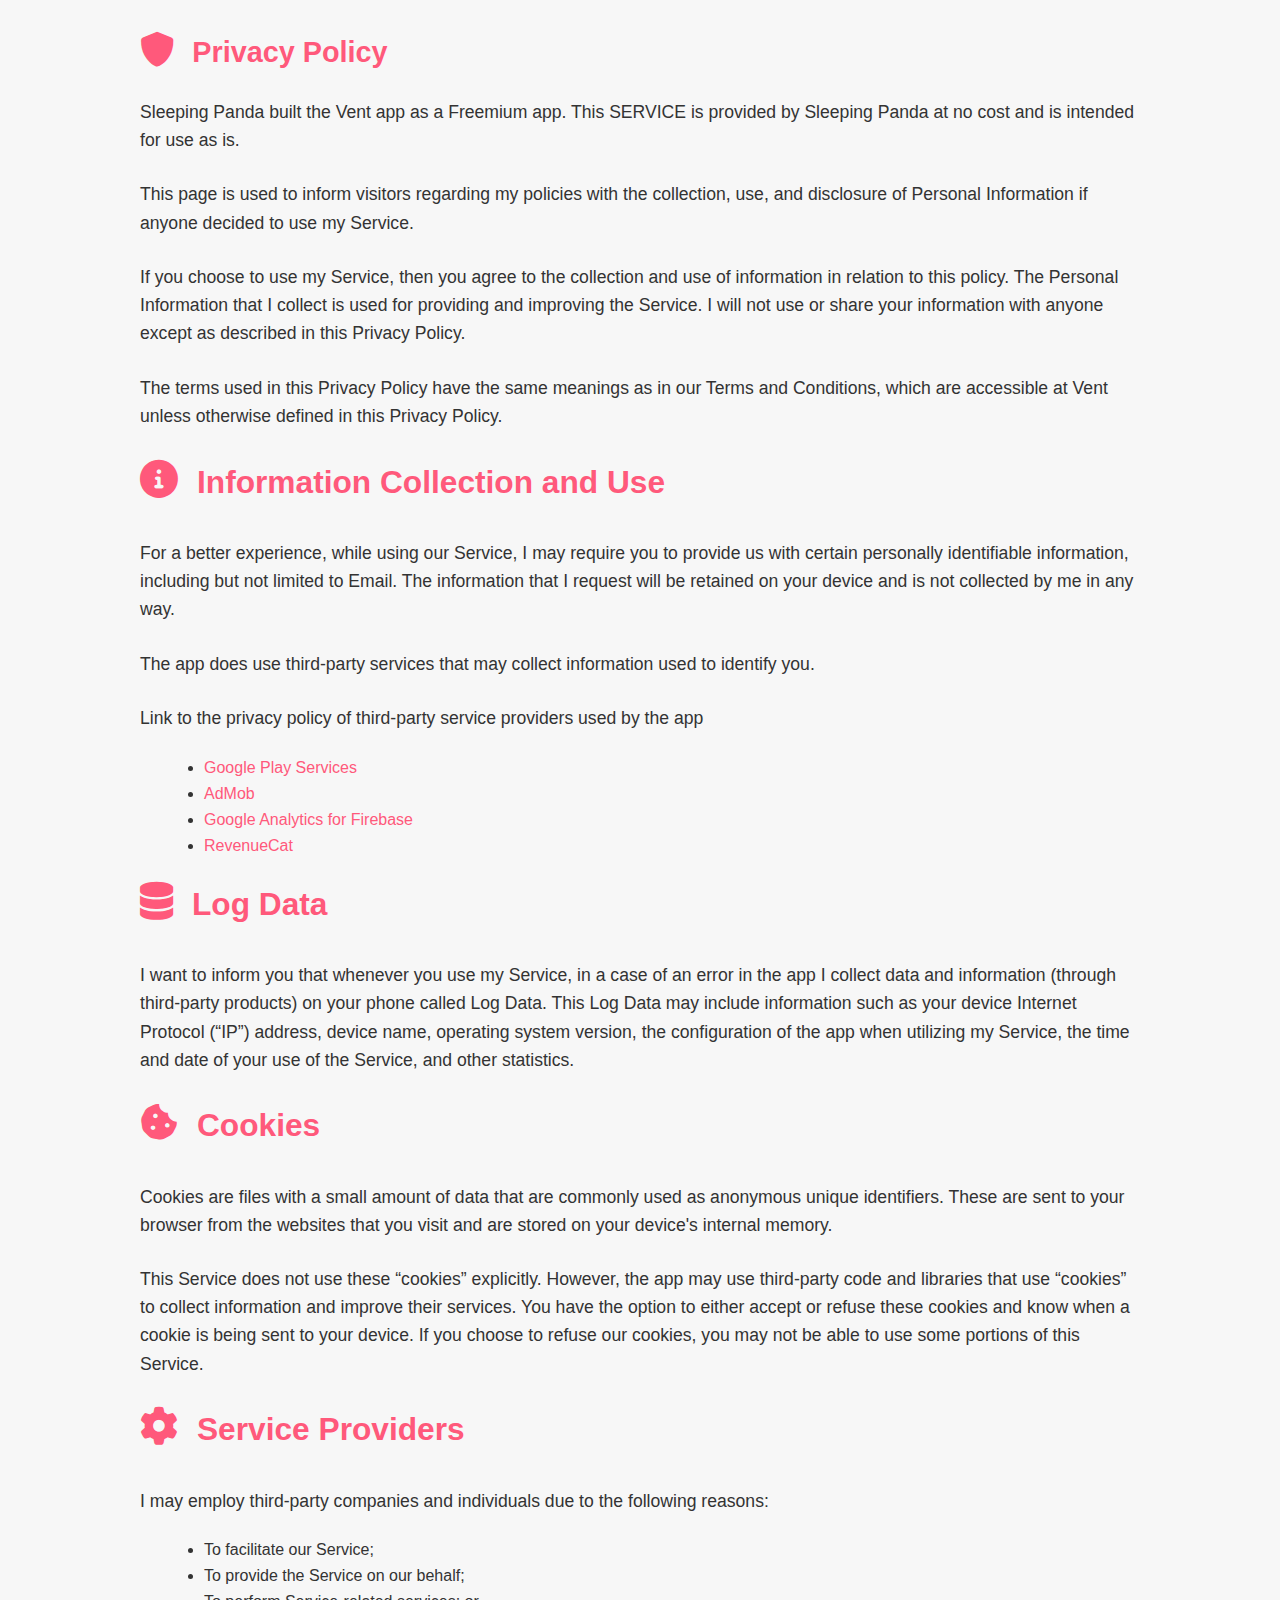
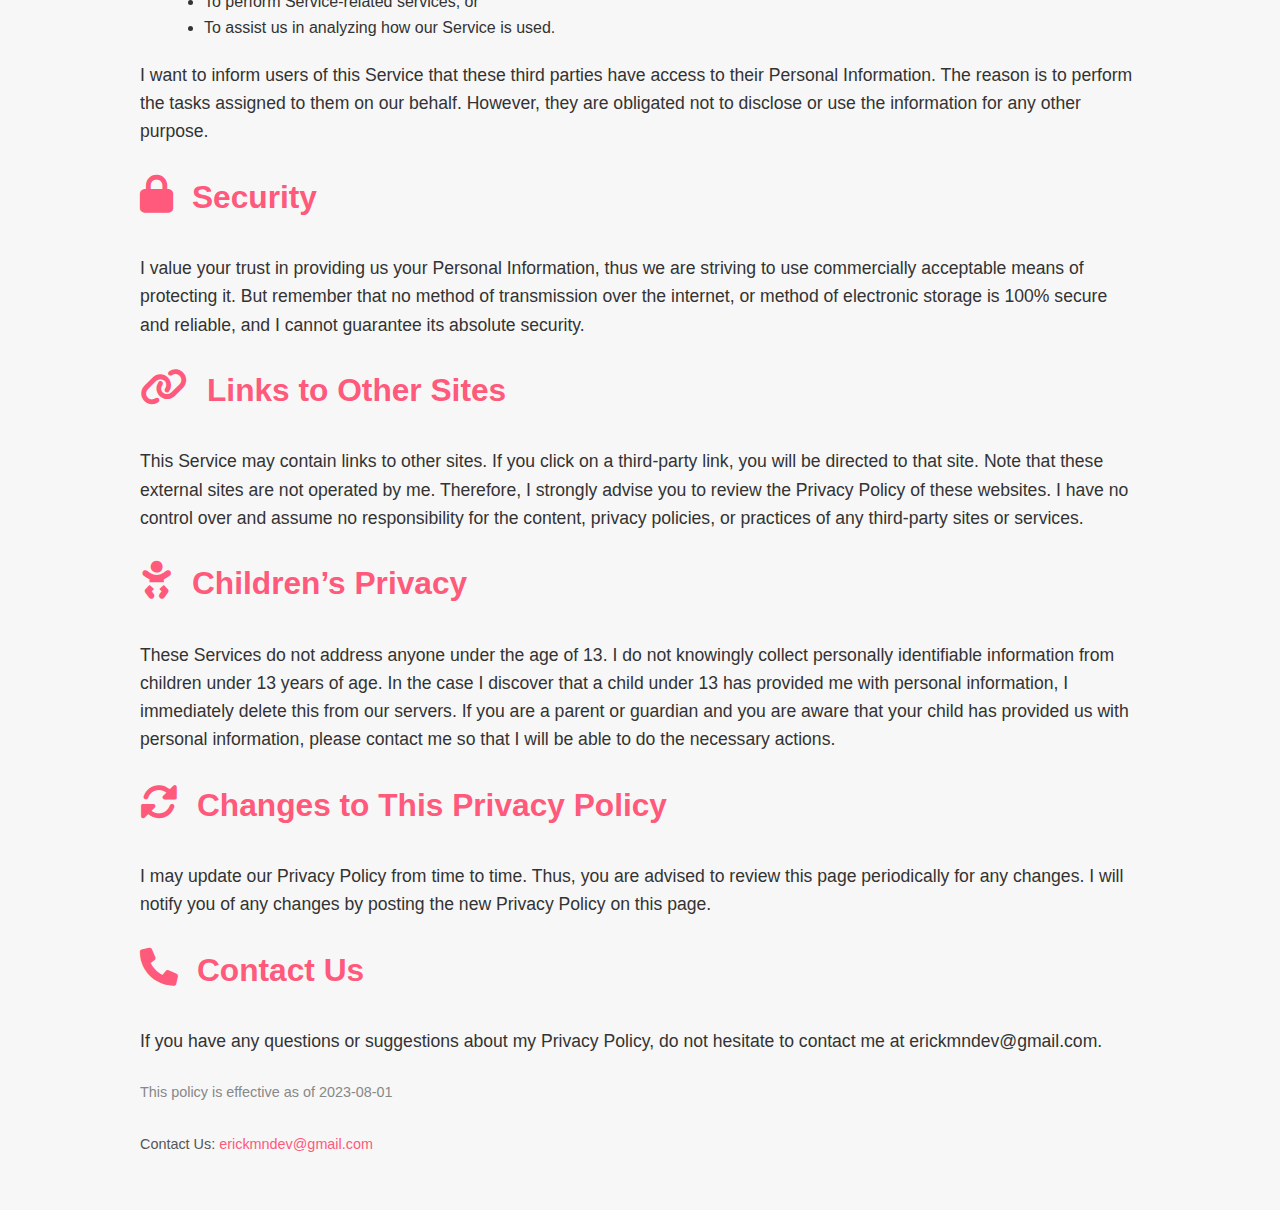
<file: index.html>
<!DOCTYPE html>
    <html>
    <head>
      <meta charset='utf-8'>
      <meta name='viewport' content='width=device-width'>
      <title>Privacy Policy</title>
      <link rel="stylesheet" type="text/css" href="style.css">
      <link rel="stylesheet" href="https://cdnjs.cloudflare.com/ajax/libs/font-awesome/6.0.0-beta3/css/all.min.css">
    </head>
    <body>
      <div class="container">
        <strong><i class="fas fa-shield-alt icon"></i>Privacy Policy</strong>
        <p>
          Sleeping Panda built the Vent app as
          a Freemium app. This SERVICE is provided by
          Sleeping Panda at no cost and is intended for use as
          is.
        </p> <p>
          This page is used to inform visitors regarding my
          policies with the collection, use, and disclosure of Personal
          Information if anyone decided to use my Service.
        </p> <p>
          If you choose to use my Service, then you agree to
          the collection and use of information in relation to this
          policy. The Personal Information that I collect is
          used for providing and improving the Service. I will not use or share your information with
          anyone except as described in this Privacy Policy.
        </p> <p>
          The terms used in this Privacy Policy have the same meanings
          as in our Terms and Conditions, which are accessible at
          Vent unless otherwise defined in this Privacy Policy.
        </p> <p><strong><i class="fa-solid fa-circle-info icon"></i>Information Collection and Use</strong></p> <p>
          For a better experience, while using our Service, I
          may require you to provide us with certain personally
          identifiable information, including but not limited to Email. The information that
          I request will be retained on your device and is not collected by me in any way.
        </p> <div><p>
            The app does use third-party services that may collect
            information used to identify you.
          </p> <p>
            Link to the privacy policy of third-party service providers used
            by the app
          </p> <ul><li><a href="https://www.google.com/policies/privacy/" target="_blank" rel="noopener noreferrer">Google Play Services</a></li><li><a href="https://support.google.com/admob/answer/6128543?hl=en" target="_blank" rel="noopener noreferrer">AdMob</a></li><li><a href="https://firebase.google.com/policies/analytics" target="_blank" rel="noopener noreferrer">Google Analytics for Firebase</a></li><!----><!----><!----><!----><!----><!----><!----><!----><!----><!----><!----><!----><!----><!----><!----><!----><!----><!----><!----><!----><!----><!----><!----><!----><li><a href="https://www.revenuecat.com/privacy" target="_blank" rel="noopener noreferrer">RevenueCat</a></li></ul></div> <p><strong><i class="fa-solid fa-database icon"></i>Log Data</strong></p> <p>
          I want to inform you that whenever you
          use my Service, in a case of an error in the app
          I collect data and information (through third-party
          products) on your phone called Log Data. This Log Data may
          include information such as your device Internet Protocol
          (“IP”) address, device name, operating system version, the
          configuration of the app when utilizing my Service,
          the time and date of your use of the Service, and other
          statistics.
        </p> <p><strong><i class="fa-solid fa-cookie-bite icon"></i>Cookies</strong></p> <p>
          Cookies are files with a small amount of data that are
          commonly used as anonymous unique identifiers. These are sent
          to your browser from the websites that you visit and are
          stored on your device's internal memory.
        </p> <p>
          This Service does not use these “cookies” explicitly. However,
          the app may use third-party code and libraries that use
          “cookies” to collect information and improve their services.
          You have the option to either accept or refuse these cookies
          and know when a cookie is being sent to your device. If you
          choose to refuse our cookies, you may not be able to use some
          portions of this Service.
        </p> <p><strong><i class="fa-solid fa-gear icon"></i>Service Providers</strong></p> <p>
          I may employ third-party companies and
          individuals due to the following reasons:
        </p> <ul><li>To facilitate our Service;</li> <li>To provide the Service on our behalf;</li> <li>To perform Service-related services; or</li> <li>To assist us in analyzing how our Service is used.</li></ul> <p>
          I want to inform users of this Service
          that these third parties have access to their Personal
          Information. The reason is to perform the tasks assigned to
          them on our behalf. However, they are obligated not to
          disclose or use the information for any other purpose.
        </p> <p><strong><i class="fa-solid fa-lock icon"></i>Security</strong></p> <p>
          I value your trust in providing us your
          Personal Information, thus we are striving to use commercially
          acceptable means of protecting it. But remember that no method
          of transmission over the internet, or method of electronic
          storage is 100% secure and reliable, and I cannot
          guarantee its absolute security.
        </p> <p><strong><i class="fa-solid fa-link icon"></i>Links to Other Sites</strong></p> <p>
          This Service may contain links to other sites. If you click on
          a third-party link, you will be directed to that site. Note
          that these external sites are not operated by me.
          Therefore, I strongly advise you to review the
          Privacy Policy of these websites. I have
          no control over and assume no responsibility for the content,
          privacy policies, or practices of any third-party sites or
          services.
        </p> <p><strong><i class="fa-solid fa-baby icon"></i>Children’s Privacy</strong></p> <div><p>
            These Services do not address anyone under the age of 13.
            I do not knowingly collect personally
            identifiable information from children under 13 years of age. In the case
            I discover that a child under 13 has provided
            me with personal information, I immediately
            delete this from our servers. If you are a parent or guardian
            and you are aware that your child has provided us with
            personal information, please contact me so that
            I will be able to do the necessary actions.
          </p></div> <!----> <p><strong><i class="fa-solid fa-rotate icon"></i>Changes to This Privacy Policy</strong></p> <p>
          I may update our Privacy Policy from
          time to time. Thus, you are advised to review this page
          periodically for any changes. I will
          notify you of any changes by posting the new Privacy Policy on
          this page.
         <p><strong><i class="fa-solid fa-phone icon"></i>Contact Us</strong></p> <p>
          If you have any questions or suggestions about my
          Privacy Policy, do not hesitate to contact me at erickmndev@gmail.com.
        </p> 

        <p class="date">This policy is effective as of 2023-08-01</p>
        <p class="contact">Contact Us: <a href="mailto:erickmndev@gmail.com">erickmndev@gmail.com</a></p>
      </div>
    </body>

    </html>
</file>
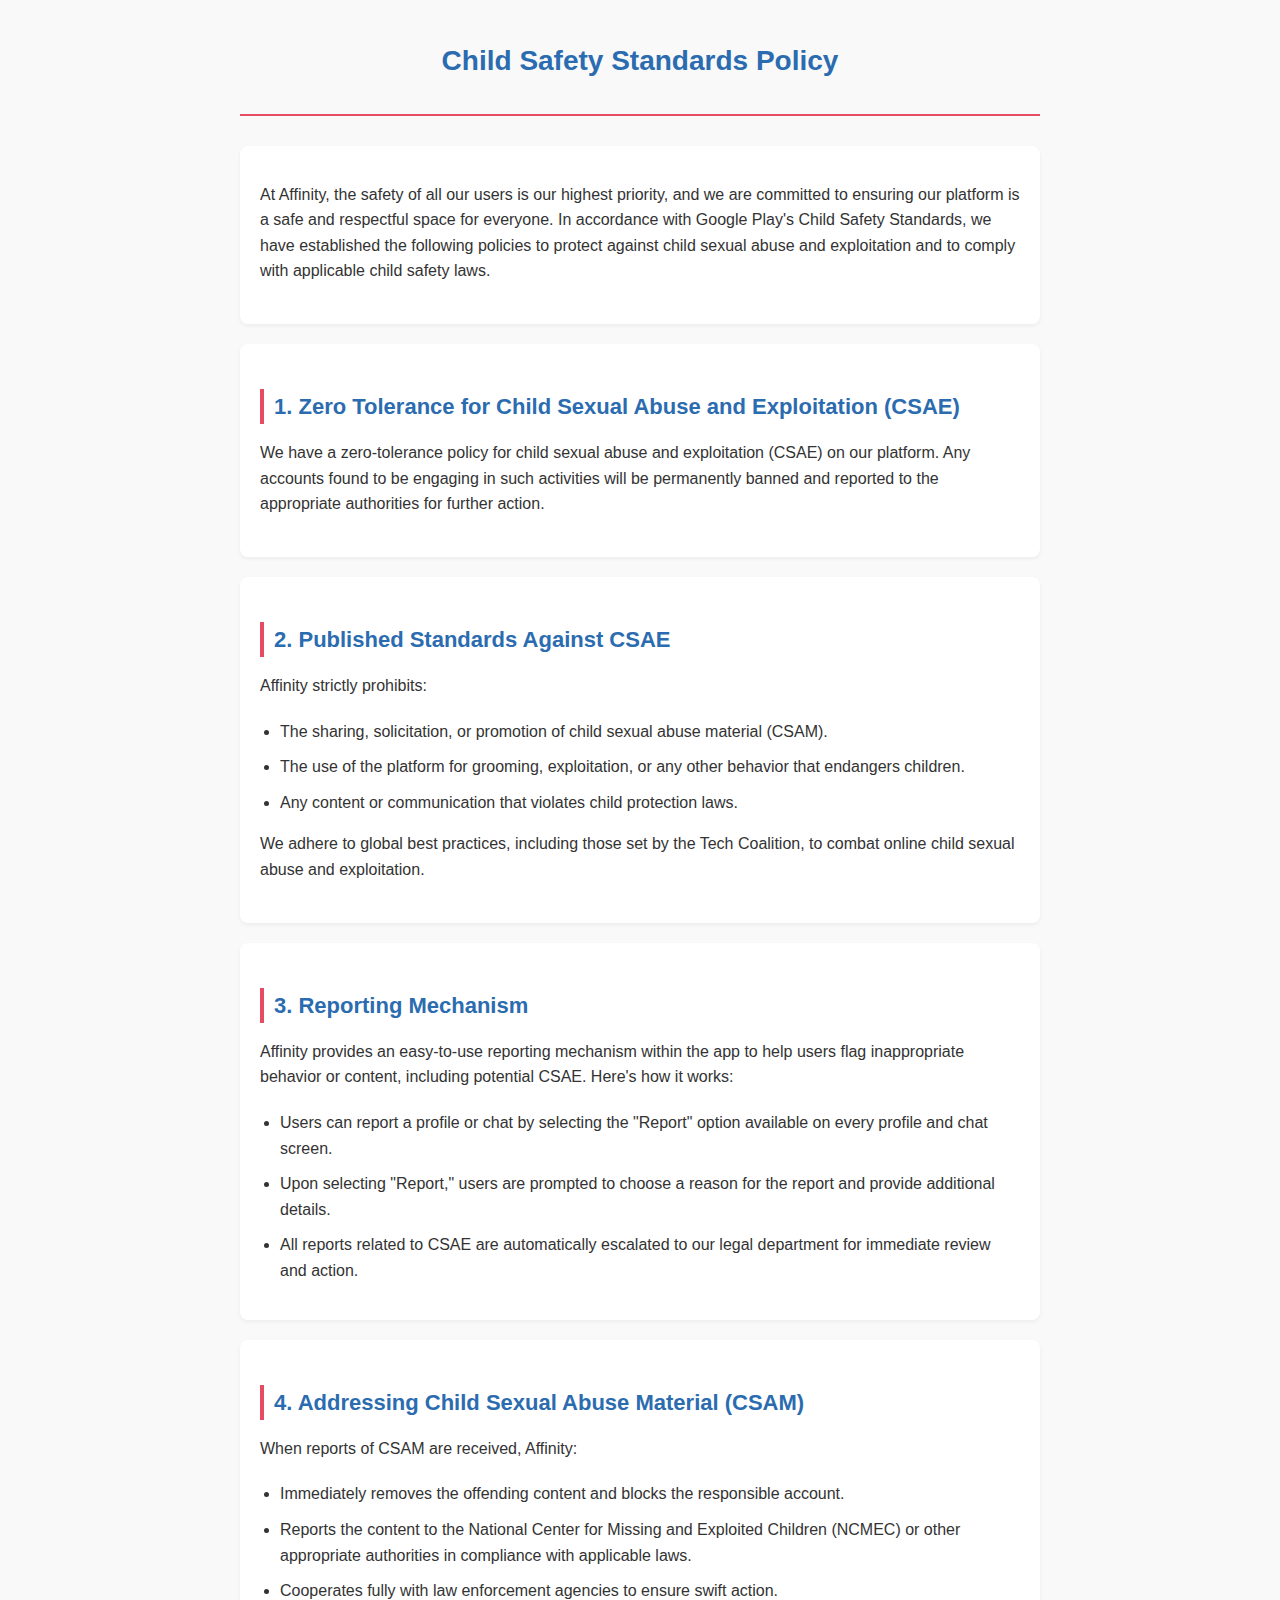
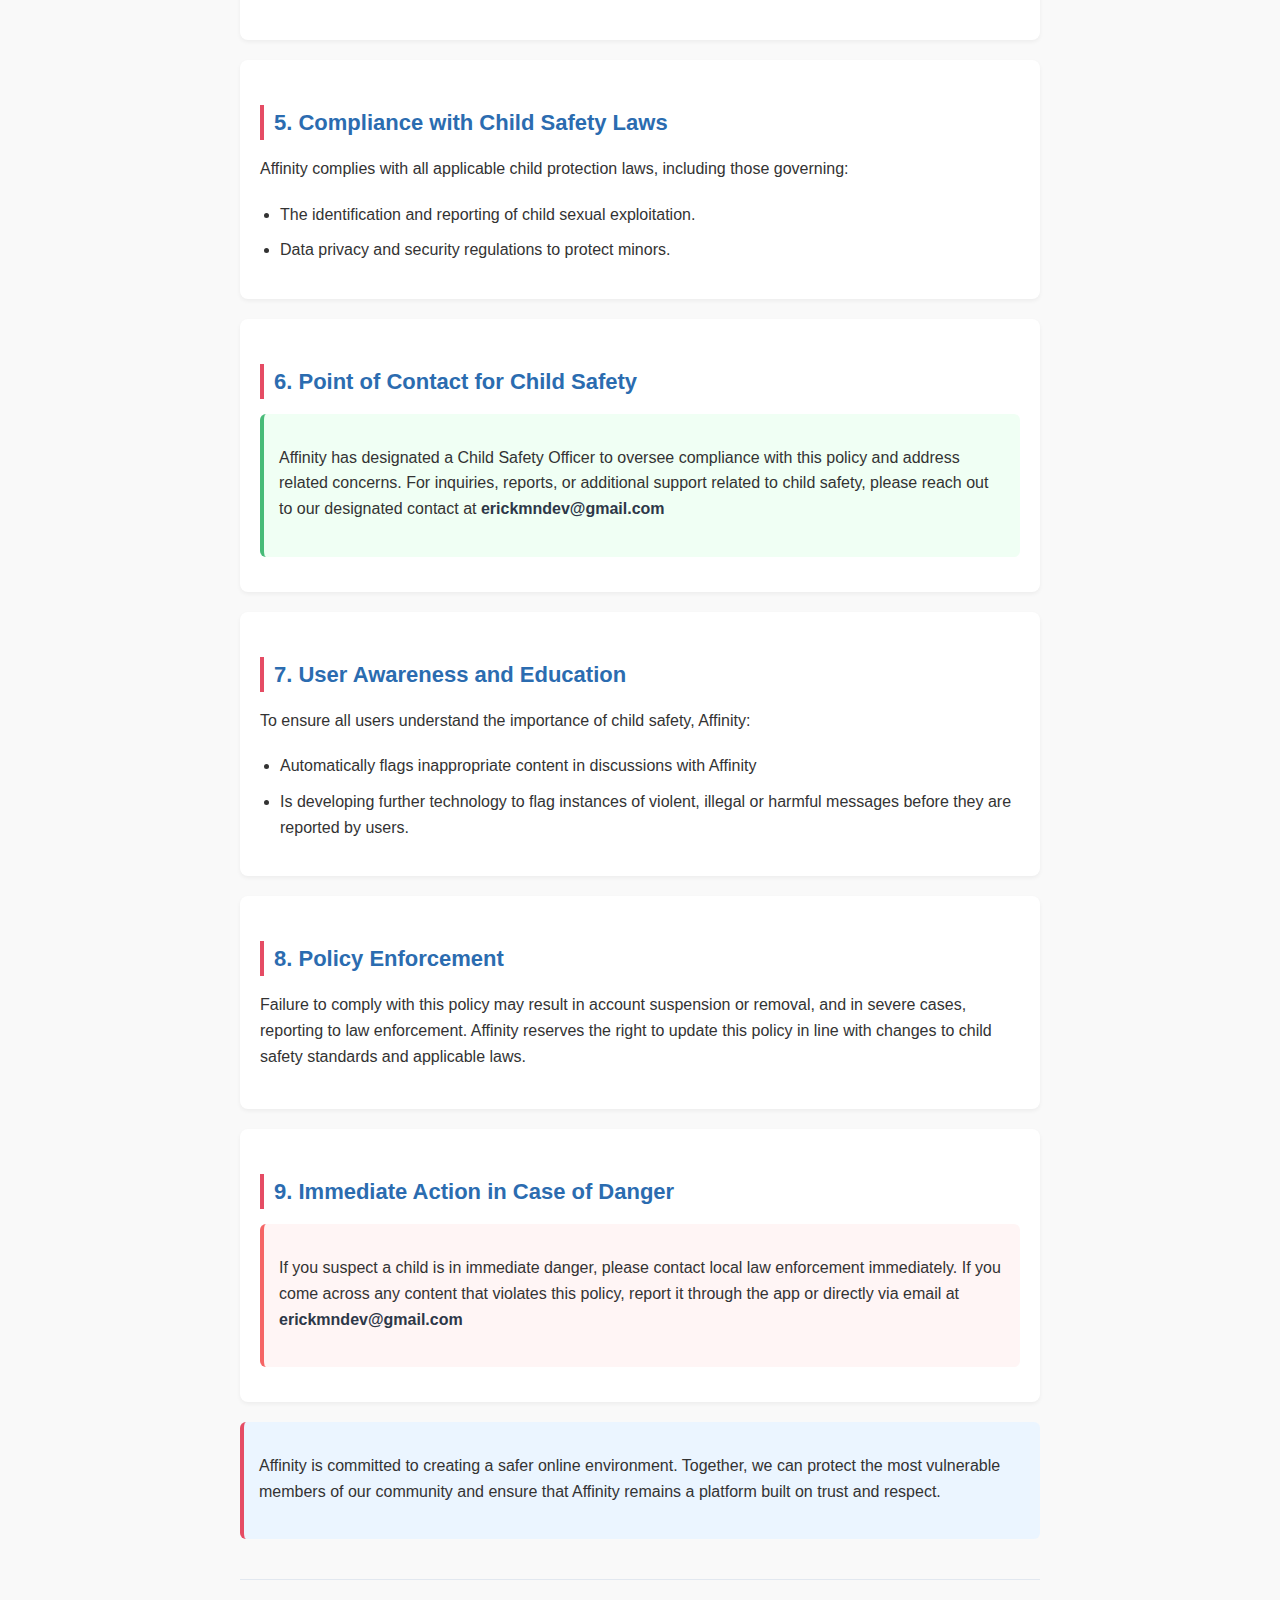
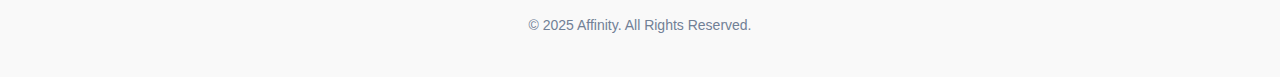
<file: child-safety.html>
<!DOCTYPE html>
<html lang="en">
<head>
    <meta charset="UTF-8">
    <meta name="viewport" content="width=device-width, initial-scale=1.0">
    <title>Child Safety Standards Policy - Affinity</title>
    <style>
        body {
            font-family: 'Segoe UI', Tahoma, Geneva, Verdana, sans-serif;
            line-height: 1.6;
            color: #333;
            max-width: 800px;
            margin: 0 auto;
            padding: 20px;
            background-color: #f9f9f9;
        }
        header {
            text-align: center;
            margin-bottom: 30px;
            border-bottom: 2px solid #E54C64;
            padding-bottom: 20px;
        }
        h1 {
            color: #2b6cb0;
            font-size: 28px;
            margin-bottom: 10px;
        }
        h2 {
            color: #2b6cb0;
            font-size: 22px;
            margin-top: 25px;
            margin-bottom: 15px;
            border-left: 4px solid #E54C64;
            padding-left: 10px;
        }
        p {
            margin-bottom: 20px;
        }
        strong {
            font-weight: 600;
            color: #2d3748;
        }
        .section {
            background-color: white;
            border-radius: 8px;
            padding: 20px;
            margin-bottom: 20px;
            box-shadow: 0 2px 4px rgba(0,0,0,0.05);
        }
        .highlight {
            background-color: #ebf5ff;
            padding: 15px;
            border-radius: 6px;
            border-left: 4px solid #E54C64;
            margin: 15px 0;
        }
        .contact {
            background-color: #f0fff4;
            padding: 15px;
            border-radius: 6px;
            border-left: 4px solid #48bb78;
            margin: 15px 0;
        }
        .warning {
            background-color: #fff5f5;
            padding: 15px;
            border-radius: 6px;
            border-left: 4px solid #f56565;
            margin: 15px 0;
        }
        footer {
            text-align: center;
            margin-top: 40px;
            padding-top: 20px;
            border-top: 1px solid #e2e8f0;
            color: #718096;
            font-size: 14px;
        }
        ul {
            padding-left: 20px;
        }
        li {
            margin-bottom: 10px;
        }
    </style>
</head>
<body>
    <header>
        <h1>Child Safety Standards Policy</h1>
    </header>

    <div class="section">
        <p>At Affinity, the safety of all our users is our highest priority, and we are committed to ensuring our platform is a safe and respectful space for everyone. In accordance with Google Play's Child Safety Standards, we have established the following policies to protect against child sexual abuse and exploitation and to comply with applicable child safety laws.</p>
    </div>

    <div class="section">
        <h2>1. Zero Tolerance for Child Sexual Abuse and Exploitation (CSAE)</h2>
        <p>We have a zero-tolerance policy for child sexual abuse and exploitation (CSAE) on our platform. Any accounts found to be engaging in such activities will be permanently banned and reported to the appropriate authorities for further action.</p>
    </div>

    <div class="section">
        <h2>2. Published Standards Against CSAE</h2>
        <p>Affinity strictly prohibits:</p>
        <ul>
            <li>The sharing, solicitation, or promotion of child sexual abuse material (CSAM).</li>
            <li>The use of the platform for grooming, exploitation, or any other behavior that endangers children.</li>
            <li>Any content or communication that violates child protection laws.</li>
        </ul>
        <p>We adhere to global best practices, including those set by the Tech Coalition, to combat online child sexual abuse and exploitation.</p>
    </div>

    <div class="section">
        <h2>3. Reporting Mechanism</h2>
        <p>Affinity provides an easy-to-use reporting mechanism within the app to help users flag inappropriate behavior or content, including potential CSAE. Here's how it works:</p>
        <ul>
            <li>Users can report a profile or chat by selecting the "Report" option available on every profile and chat screen.</li>
            <li>Upon selecting "Report," users are prompted to choose a reason for the report and provide additional details.</li>
            <li>All reports related to CSAE are automatically escalated to our legal department for immediate review and action.</li>
        </ul>
    </div>

    <div class="section">
        <h2>4. Addressing Child Sexual Abuse Material (CSAM)</h2>
        <p>When reports of CSAM are received, Affinity:</p>
        <ul>
            <li>Immediately removes the offending content and blocks the responsible account.</li>
            <li>Reports the content to the National Center for Missing and Exploited Children (NCMEC) or other appropriate authorities in compliance with applicable laws.</li>
            <li>Cooperates fully with law enforcement agencies to ensure swift action.</li>
        </ul>
    </div>

    <div class="section">
        <h2>5. Compliance with Child Safety Laws</h2>
        <p>Affinity complies with all applicable child protection laws, including those governing:</p>
        <ul>
            <li>The identification and reporting of child sexual exploitation.</li>
            <li>Data privacy and security regulations to protect minors.</li>
        </ul>
    </div>

    <div class="section">
        <h2>6. Point of Contact for Child Safety</h2>
        <div class="contact">
            <p>Affinity has designated a Child Safety Officer to oversee compliance with this policy and address related concerns. For inquiries, reports, or additional support related to child safety, please reach out to our designated contact at <strong>erickmndev@gmail.com</strong></p>
        </div>
    </div>

    <div class="section">
        <h2>7. User Awareness and Education</h2>
        <p>To ensure all users understand the importance of child safety, Affinity:</p>
        <ul>
            <li>Automatically flags inappropriate content in discussions with Affinity</li>
            <li>Is developing further technology to flag instances of violent, illegal or harmful messages before they are reported by users.</li>
        </ul>
    </div>

    <div class="section">
        <h2>8. Policy Enforcement</h2>
        <p>Failure to comply with this policy may result in account suspension or removal, and in severe cases, reporting to law enforcement. Affinity reserves the right to update this policy in line with changes to child safety standards and applicable laws.</p>
    </div>

    <div class="section">
        <h2>9. Immediate Action in Case of Danger</h2>
        <div class="warning">
            <p>If you suspect a child is in immediate danger, please contact local law enforcement immediately. If you come across any content that violates this policy, report it through the app or directly via email at <strong>erickmndev@gmail.com</strong></p>
        </div>
    </div>

    <div class="highlight">
        <p>Affinity is committed to creating a safer online environment. Together, we can protect the most vulnerable members of our community and ensure that Affinity remains a platform built on trust and respect.</p>
    </div>

    <footer>
        <p>© 2025 Affinity. All Rights Reserved.</p>
    </footer>
</body>
</html>
</file>
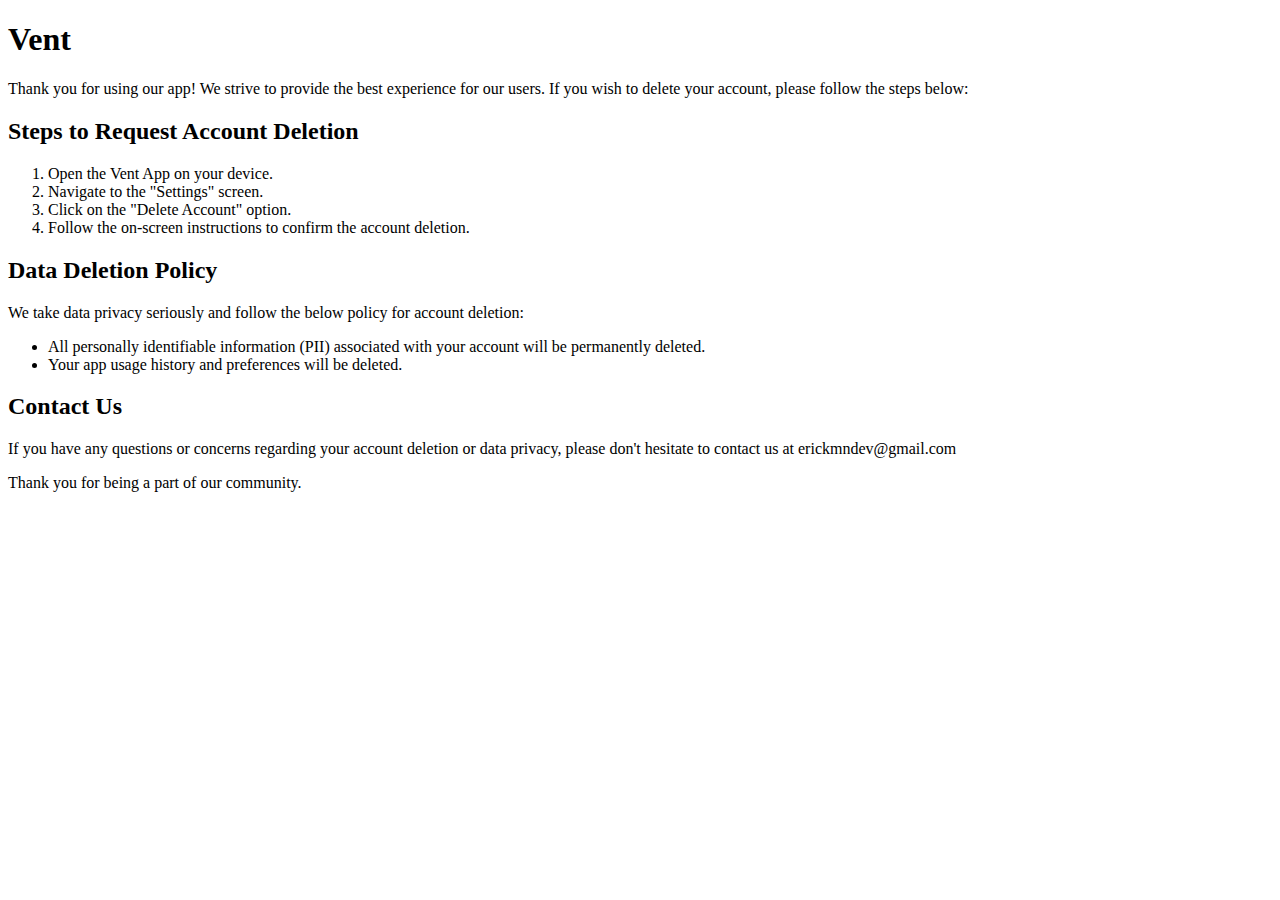
<file: delete-account.html>
<!DOCTYPE html>
<html>
<head>
    <meta charset="UTF-8">
    <title>App Account Deletion</title>
</head>
<body>
    <h1>Vent</h1>
    <p>Thank you for using our app! We strive to provide the best experience for our users. If you wish to delete your account, please follow the steps below:</p>

    <h2>Steps to Request Account Deletion</h2>
    <ol>
        <li>Open the Vent App on your device.</li>
        <li>Navigate to the "Settings" screen.</li>
        <li>Click on the "Delete Account" option.</li>
        <li>Follow the on-screen instructions to confirm the account deletion.</li>
    </ol>

    <h2>Data Deletion Policy</h2>
    <p>We take data privacy seriously and follow the below policy for account deletion:</p>
    <ul>
        <li>All personally identifiable information (PII) associated with your account will be permanently deleted.</li>
        <li>Your app usage history and preferences will be deleted.</li>
    </ul>

    <h2>Contact Us</h2>
    <p>If you have any questions or concerns regarding your account deletion or data privacy, please don't hesitate to contact us at erickmndev@gmail.com</p>

    <p>Thank you for being a part of our community.</p>
</body>
</html>
</file>
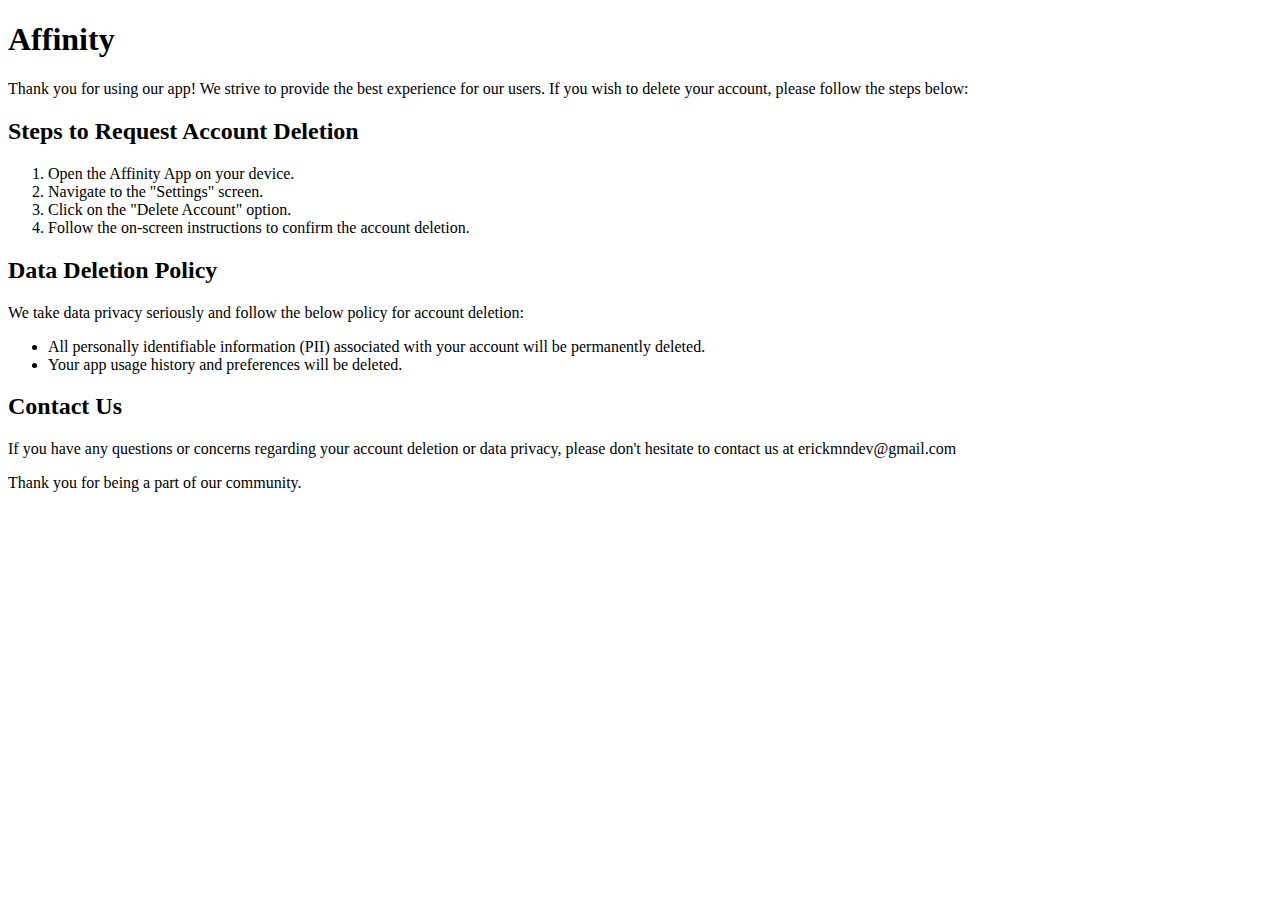
<file: delete-affinity-account.html>
<!DOCTYPE html>
<html>
<head>
    <meta charset="UTF-8">
    <title>App Account Deletion</title>
</head>
<body>
    <h1>Affinity</h1>
    <p>Thank you for using our app! We strive to provide the best experience for our users. If you wish to delete your account, please follow the steps below:</p>

    <h2>Steps to Request Account Deletion</h2>
    <ol>
        <li>Open the Affinity App on your device.</li>
        <li>Navigate to the "Settings" screen.</li>
        <li>Click on the "Delete Account" option.</li>
        <li>Follow the on-screen instructions to confirm the account deletion.</li>
    </ol>

    <h2>Data Deletion Policy</h2>
    <p>We take data privacy seriously and follow the below policy for account deletion:</p>
    <ul>
        <li>All personally identifiable information (PII) associated with your account will be permanently deleted.</li>
        <li>Your app usage history and preferences will be deleted.</li>
    </ul>

    <h2>Contact Us</h2>
    <p>If you have any questions or concerns regarding your account deletion or data privacy, please don't hesitate to contact us at erickmndev@gmail.com</p>

    <p>Thank you for being a part of our community.</p>
</body>
</html>
</file>
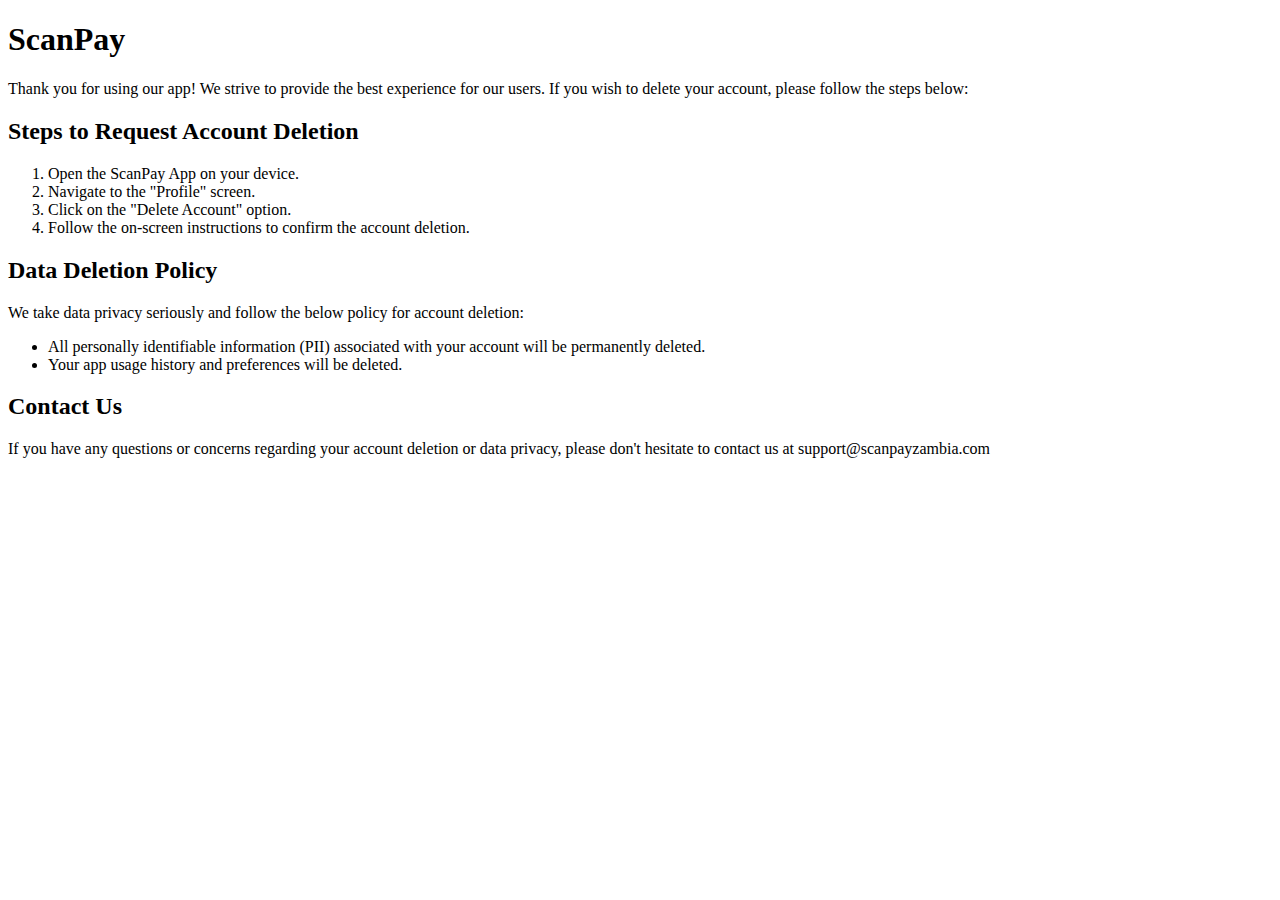
<file: delete-scanpay-account.html>
<!DOCTYPE html>
<html>
<head>
    <meta charset="UTF-8">
    <title>ScanPay Account Deletion</title>
</head>
<body>
    <h1>ScanPay</h1>
    <p>Thank you for using our app! We strive to provide the best experience for our users. If you wish to delete your account, please follow the steps below:</p>

    <h2>Steps to Request Account Deletion</h2>
    <ol>
        <li>Open the ScanPay App on your device.</li>
        <li>Navigate to the "Profile" screen.</li>
        <li>Click on the "Delete Account" option.</li>
        <li>Follow the on-screen instructions to confirm the account deletion.</li>
    </ol>

    <h2>Data Deletion Policy</h2>
    <p>We take data privacy seriously and follow the below policy for account deletion:</p>
    <ul>
        <li>All personally identifiable information (PII) associated with your account will be permanently deleted.</li>
        <li>Your app usage history and preferences will be deleted.</li>
    </ul>

    <h2>Contact Us</h2>
    <p>If you have any questions or concerns regarding your account deletion or data privacy, please don't hesitate to contact us at support@scanpayzambia.com</p>
</body>
</html>
</file>
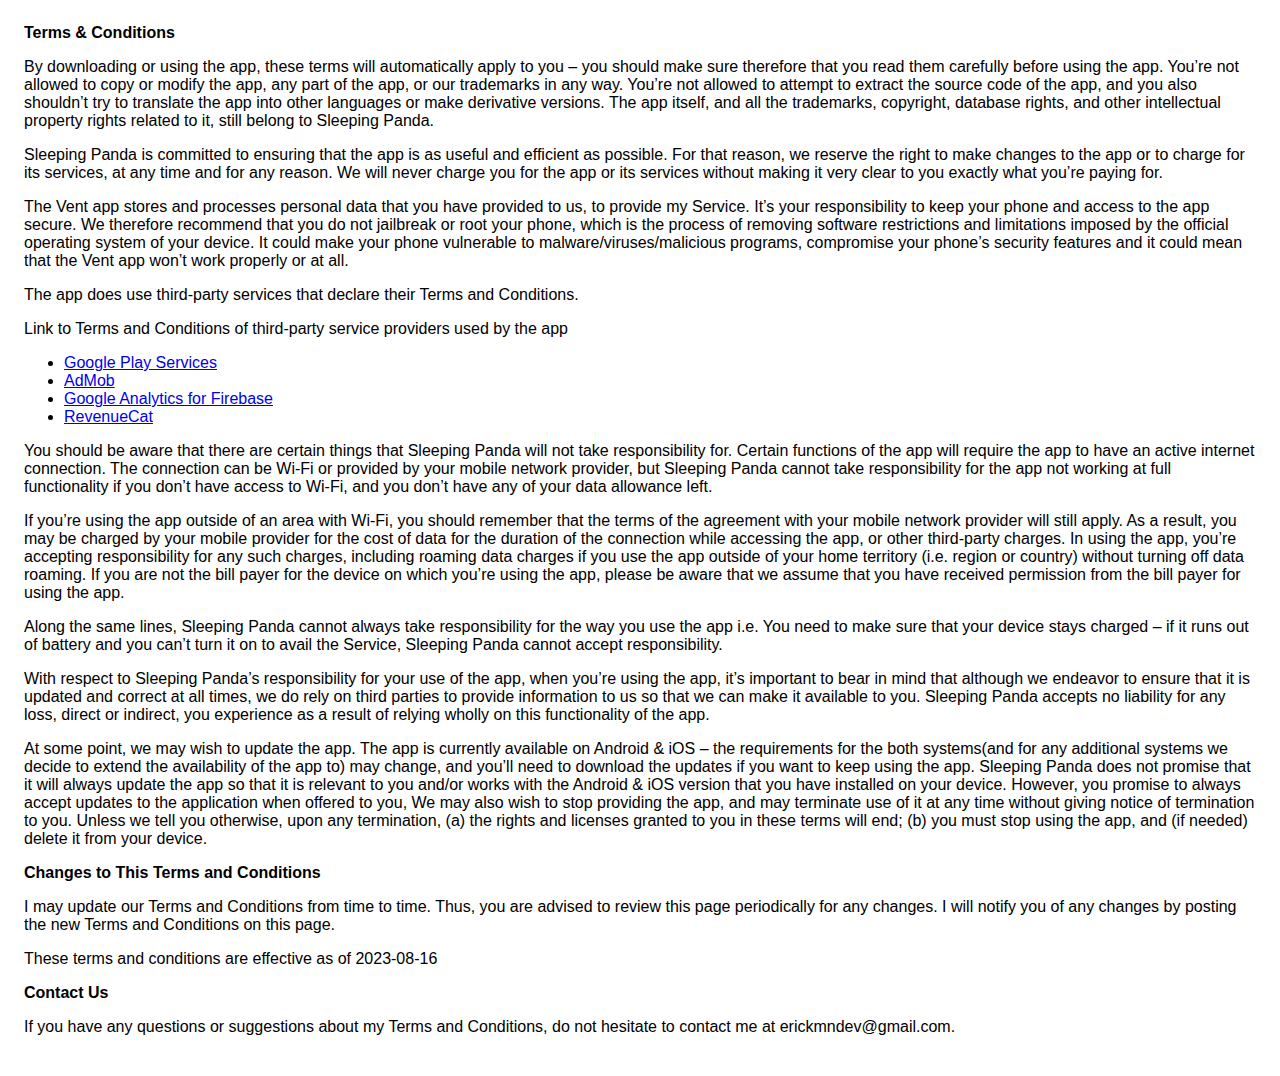
<file: terms-and-conditions.html>
<!DOCTYPE html>
    <html>
    <head>
      <meta charset='utf-8'>
      <meta name='viewport' content='width=device-width'>
      <title>Terms &amp; Conditions</title>
      <style> body { font-family: 'Helvetica Neue', Helvetica, Arial, sans-serif; padding:1em; } </style>
    </head>
    <body>
    <strong>Terms &amp; Conditions</strong> <p>
                  By downloading or using the app, these terms will
                  automatically apply to you – you should make sure therefore
                  that you read them carefully before using the app. You’re not
                  allowed to copy or modify the app, any part of the app, or
                  our trademarks in any way. You’re not allowed to attempt to
                  extract the source code of the app, and you also shouldn’t try
                  to translate the app into other languages or make derivative
                  versions. The app itself, and all the trademarks, copyright,
                  database rights, and other intellectual property rights related
                  to it, still belong to Sleeping Panda.
                </p> <p>
                  Sleeping Panda is committed to ensuring that the app is
                  as useful and efficient as possible. For that reason, we
                  reserve the right to make changes to the app or to charge for
                  its services, at any time and for any reason. We will never
                  charge you for the app or its services without making it very
                  clear to you exactly what you’re paying for.
                </p> <p>
                  The Vent app stores and processes personal data that
                  you have provided to us, to provide my
                  Service. It’s your responsibility to keep your phone and
                  access to the app secure. We therefore recommend that you do
                  not jailbreak or root your phone, which is the process of
                  removing software restrictions and limitations imposed by the
                  official operating system of your device. It could make your
                  phone vulnerable to malware/viruses/malicious programs,
                  compromise your phone’s security features and it could mean
                  that the Vent app won’t work properly or at all.
                </p> <div><p>
                    The app does use third-party services that declare their
                    Terms and Conditions.
                  </p> <p>
                    Link to Terms and Conditions of third-party service
                    providers used by the app
                  </p> <ul><li><a href="https://policies.google.com/terms" target="_blank" rel="noopener noreferrer">Google Play Services</a></li><li><a href="https://developers.google.com/admob/terms" target="_blank" rel="noopener noreferrer">AdMob</a></li><li><a href="https://firebase.google.com/terms/analytics" target="_blank" rel="noopener noreferrer">Google Analytics for Firebase</a></li><!----><!----><!----><!----><!----><!----><!----><!----><!----><!----><!----><!----><!----><!----><!----><!----><!----><!----><!----><!----><!----><!----><!----><!----><li><a href="https://www.revenuecat.com/terms" target="_blank" rel="noopener noreferrer">RevenueCat</a></li><!----></ul></div> <p>
                  You should be aware that there are certain things that
                  Sleeping Panda will not take responsibility for. Certain
                  functions of the app will require the app to have an active
                  internet connection. The connection can be Wi-Fi or provided
                  by your mobile network provider, but Sleeping Panda
                  cannot take responsibility for the app not working at full
                  functionality if you don’t have access to Wi-Fi, and you don’t
                  have any of your data allowance left.
                </p> <p></p> <p>
                  If you’re using the app outside of an area with Wi-Fi, you
                  should remember that the terms of the agreement with your
                  mobile network provider will still apply. As a result, you may
                  be charged by your mobile provider for the cost of data for
                  the duration of the connection while accessing the app, or
                  other third-party charges. In using the app, you’re accepting
                  responsibility for any such charges, including roaming data
                  charges if you use the app outside of your home territory
                  (i.e. region or country) without turning off data roaming. If
                  you are not the bill payer for the device on which you’re
                  using the app, please be aware that we assume that you have
                  received permission from the bill payer for using the app.
                </p> <p>
                  Along the same lines, Sleeping Panda cannot always take
                  responsibility for the way you use the app i.e. You need to
                  make sure that your device stays charged – if it runs out of
                  battery and you can’t turn it on to avail the Service,
                  Sleeping Panda cannot accept responsibility.
                </p> <p>
                  With respect to Sleeping Panda’s responsibility for your
                  use of the app, when you’re using the app, it’s important to
                  bear in mind that although we endeavor to ensure that it is
                  updated and correct at all times, we do rely on third parties
                  to provide information to us so that we can make it available
                  to you. Sleeping Panda accepts no liability for any
                  loss, direct or indirect, you experience as a result of
                  relying wholly on this functionality of the app.
                </p> <p>
                  At some point, we may wish to update the app. The app is
                  currently available on Android &amp; iOS – the requirements for the 
                  both systems(and for any additional systems we
                  decide to extend the availability of the app to) may change,
                  and you’ll need to download the updates if you want to keep
                  using the app. Sleeping Panda does not promise that it
                  will always update the app so that it is relevant to you
                  and/or works with the Android &amp; iOS version that you have
                  installed on your device. However, you promise to always
                  accept updates to the application when offered to you, We may
                  also wish to stop providing the app, and may terminate use of
                  it at any time without giving notice of termination to you.
                  Unless we tell you otherwise, upon any termination, (a) the
                  rights and licenses granted to you in these terms will end;
                  (b) you must stop using the app, and (if needed) delete it
                  from your device.
                </p> <p><strong>Changes to This Terms and Conditions</strong></p> <p>
                  I may update our Terms and Conditions
                  from time to time. Thus, you are advised to review this page
                  periodically for any changes. I will
                  notify you of any changes by posting the new Terms and
                  Conditions on this page.
                </p> <p>
                  These terms and conditions are effective as of 2023-08-16
                </p> <p><strong>Contact Us</strong></p> <p>
                  If you have any questions or suggestions about my
                  Terms and Conditions, do not hesitate to contact me
                  at erickmndev@gmail.com.
                </p> 
    </body>
    </html>
</file>
<file: style.css>
/* style.css */

body {
    font-family: 'Helvetica Neue', Helvetica, Arial, sans-serif;
    margin: 0;
    padding: 0;
    background-color: #f7f7f7;
    color: #333;
  }
  
  .container {
    max-width: 1000px;
    margin: 0 auto;
    padding: 2em;
  }
  
  strong {
    color: #FF597B;
    font-size: 1.8em;
    display: block;
    margin-bottom: 1em;
  }
  
  p {
    font-size: 1.1em;
    line-height: 1.6;
    margin-bottom: 1.5em;
  }
  
  a {
    color: #FF597B;
    text-decoration: none;
  }
  
  a:hover {
    text-decoration: underline;
  }
  
  ul {
    list-style-type: disc;
    margin-left: 1.5em;
    margin-bottom: 1.5em;
  }
  
  li {
    margin-bottom: 0.5em;
  }
  
  .date {
    font-size: 0.9em;
    color: #888;
    margin-top: 1em;
  }
  
  .contact {
    font-size: 0.9em;
    color: #555;
    margin-top: 2em;
  }
  
  .contact a {
    color: #FF597B;
  }
  
  .icon {
    margin-right: 0.5em;
    font-size: 1.2em;
  }
</file>
